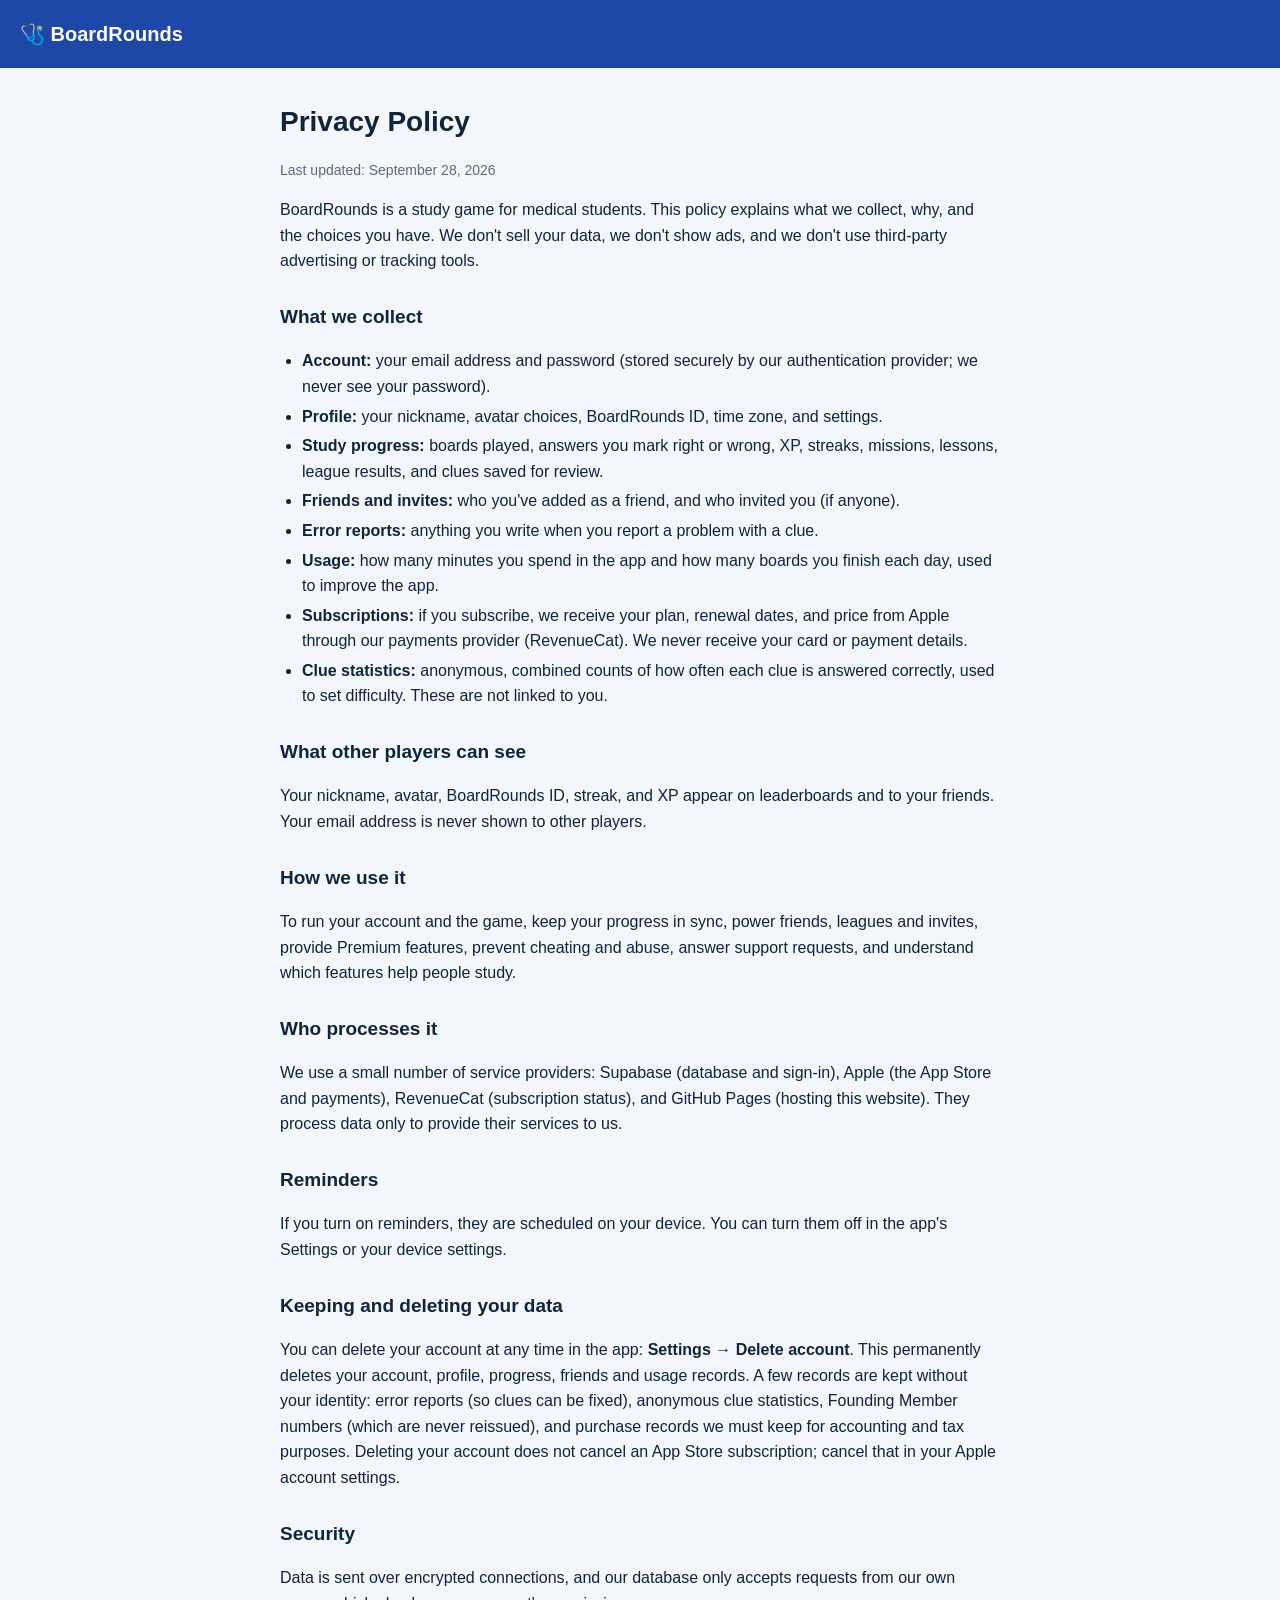
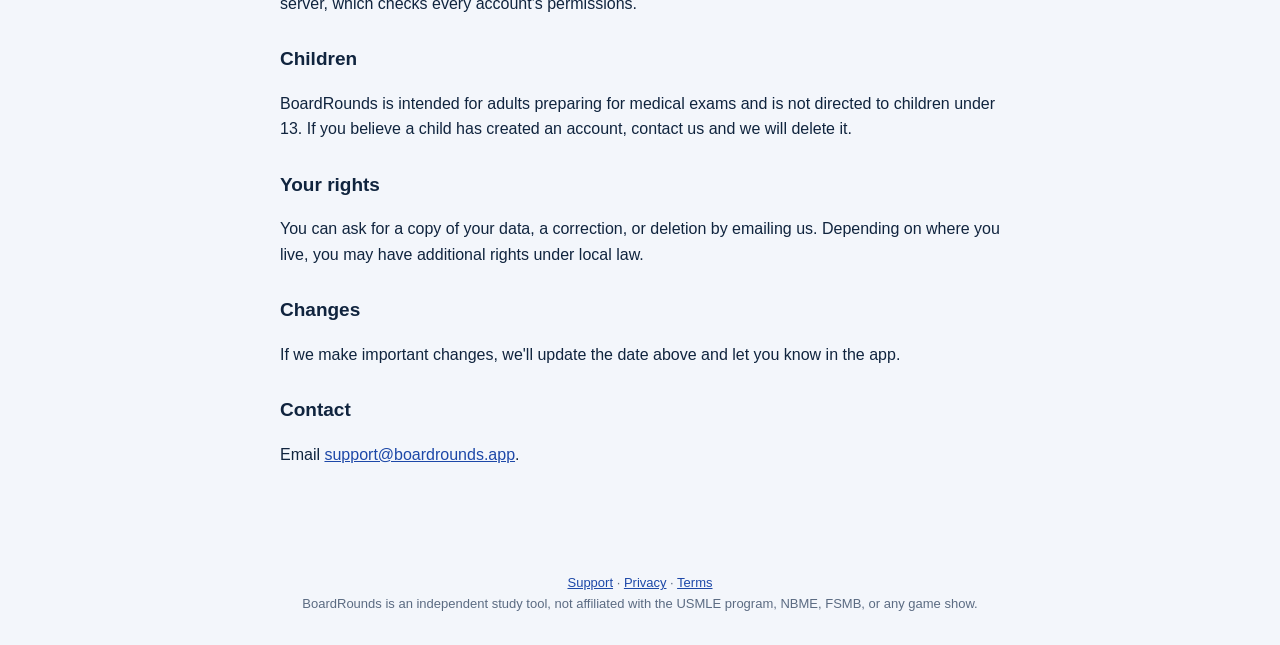
<file: privacy/index.html>
<!doctype html><html lang="en"><head><meta charset="utf-8"><meta name="viewport" content="width=device-width,initial-scale=1"><title>Privacy Policy · BoardRounds</title>
<link rel="stylesheet" href="/style.css"><link rel="icon" href="data:image/svg+xml,<svg xmlns=%22http://www.w3.org/2000/svg%22 viewBox=%220 0 100 100%22><text y=%22.9em%22 font-size=%2290%22>🩺</text></svg>"></head>
<body><header><a href="/">🩺 BoardRounds</a></header><main>
<h1>Privacy Policy</h1><p class="muted">Last updated: September 28, 2026</p>
<p>BoardRounds is a study game for medical students. This policy explains what we collect, why, and the choices you have. We don't sell your data, we don't show ads, and we don't use third-party advertising or tracking tools.</p>
<h2>What we collect</h2>
<ul>
<li><b>Account:</b> your email address and password (stored securely by our authentication provider; we never see your password).</li>
<li><b>Profile:</b> your nickname, avatar choices, BoardRounds ID, time zone, and settings.</li>
<li><b>Study progress:</b> boards played, answers you mark right or wrong, XP, streaks, missions, lessons, league results, and clues saved for review.</li>
<li><b>Friends and invites:</b> who you've added as a friend, and who invited you (if anyone).</li>
<li><b>Error reports:</b> anything you write when you report a problem with a clue.</li>
<li><b>Usage:</b> how many minutes you spend in the app and how many boards you finish each day, used to improve the app.</li>
<li><b>Subscriptions:</b> if you subscribe, we receive your plan, renewal dates, and price from Apple through our payments provider (RevenueCat). We never receive your card or payment details.</li>
<li><b>Clue statistics:</b> anonymous, combined counts of how often each clue is answered correctly, used to set difficulty. These are not linked to you.</li>
</ul>
<h2>What other players can see</h2>
<p>Your nickname, avatar, BoardRounds ID, streak, and XP appear on leaderboards and to your friends. Your email address is never shown to other players.</p>
<h2>How we use it</h2>
<p>To run your account and the game, keep your progress in sync, power friends, leagues and invites, provide Premium features, prevent cheating and abuse, answer support requests, and understand which features help people study.</p>
<h2>Who processes it</h2>
<p>We use a small number of service providers: Supabase (database and sign-in), Apple (the App Store and payments), RevenueCat (subscription status), and GitHub Pages (hosting this website). They process data only to provide their services to us.</p>
<h2>Reminders</h2>
<p>If you turn on reminders, they are scheduled on your device. You can turn them off in the app's Settings or your device settings.</p>
<h2>Keeping and deleting your data</h2>
<p>You can delete your account at any time in the app: <b>Settings → Delete account</b>. This permanently deletes your account, profile, progress, friends and usage records. A few records are kept without your identity: error reports (so clues can be fixed), anonymous clue statistics, Founding Member numbers (which are never reissued), and purchase records we must keep for accounting and tax purposes. Deleting your account does not cancel an App Store subscription; cancel that in your Apple account settings.</p>
<h2>Security</h2>
<p>Data is sent over encrypted connections, and our database only accepts requests from our own server, which checks every account's permissions.</p>
<h2>Children</h2>
<p>BoardRounds is intended for adults preparing for medical exams and is not directed to children under 13. If you believe a child has created an account, contact us and we will delete it.</p>
<h2>Your rights</h2>
<p>You can ask for a copy of your data, a correction, or deletion by emailing us. Depending on where you live, you may have additional rights under local law.</p>
<h2>Changes</h2>
<p>If we make important changes, we'll update the date above and let you know in the app.</p>
<h2>Contact</h2>
<p>Email <a href="mailto:support@boardrounds.app">support@boardrounds.app</a>.</p>
</main><footer><a href="/support/">Support</a> · <a href="/privacy/">Privacy</a> · <a href="/terms/">Terms</a><br>BoardRounds is an independent study tool, not affiliated with the USMLE program, NBME, FSMB, or any game show.</footer></body></html>
</file>
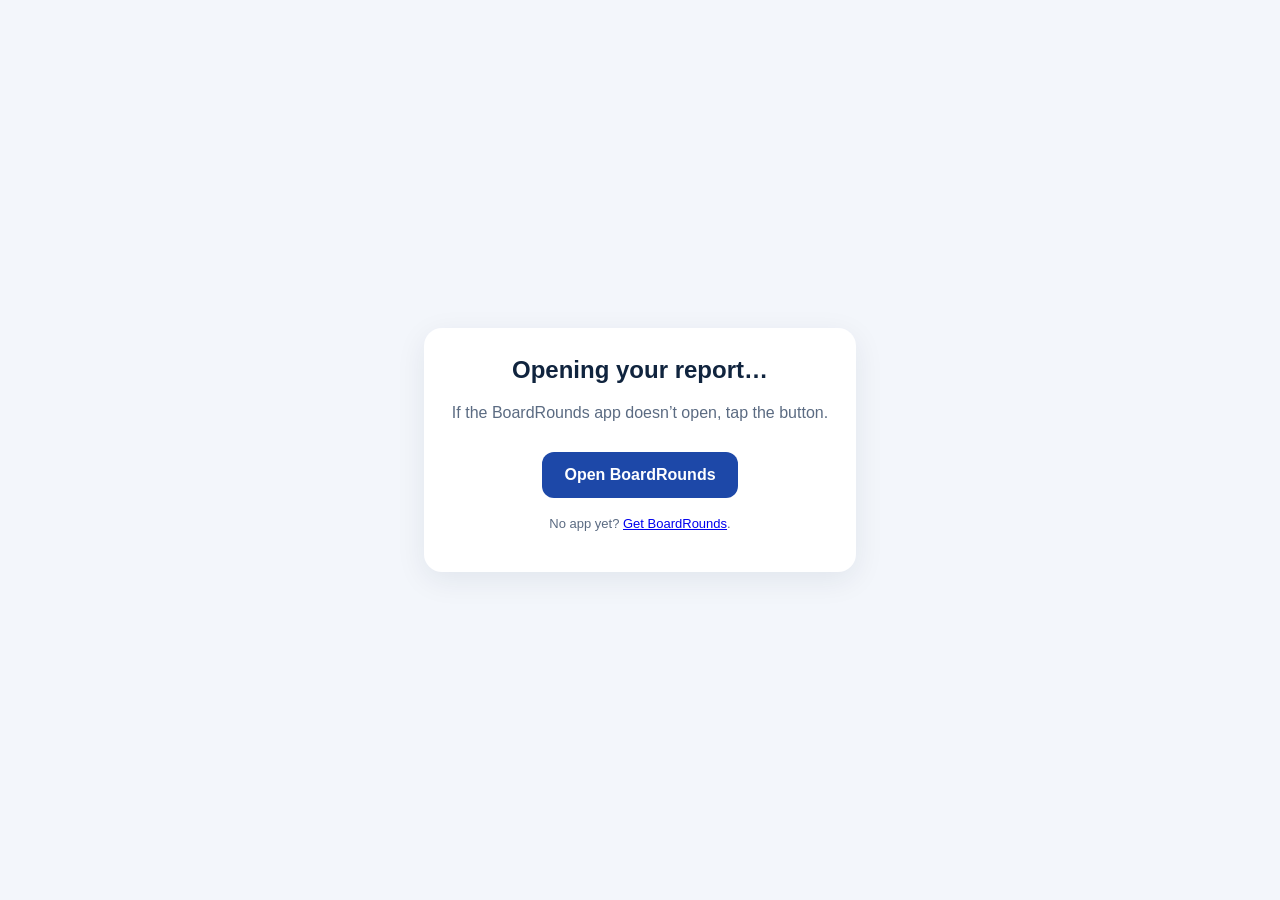
<file: report/index.html>
<!doctype html><html lang="en"><head><meta charset="utf-8"><meta name="viewport" content="width=device-width,initial-scale=1"><title>Opening your BoardRounds report</title>
<style>body{margin:0;font-family:-apple-system,Segoe UI,Roboto,sans-serif;background:#F3F6FB;color:#10243E;display:flex;min-height:100vh;align-items:center;justify-content:center}.c{background:#fff;border-radius:18px;padding:28px;max-width:420px;margin:16px;text-align:center;box-shadow:0 8px 30px rgba(16,36,62,.08)}a.b{display:inline-block;background:#1D48A8;color:#fff;text-decoration:none;font-weight:800;padding:14px 22px;border-radius:12px;margin-top:14px}p{color:#5B6B82}</style></head>
<body><div class="c"><h2 style="margin-top:0">Opening your report&hellip;</h2><p id="m">If the BoardRounds app doesn&rsquo;t open, tap the button.</p><a class="b" id="o" href="#">Open BoardRounds</a><p style="font-size:13px;margin-top:18px">No app yet? <a href="https://boardrounds.app/">Get BoardRounds</a>.</p></div>
<script>var k=(new URLSearchParams(location.search).get('k')||'weekly').replace(/[^a-z]/g,'');var u='boardrounds://report/'+k;document.getElementById('o').href=u;setTimeout(function(){location.href=u},300);</script></body></html>
</file>
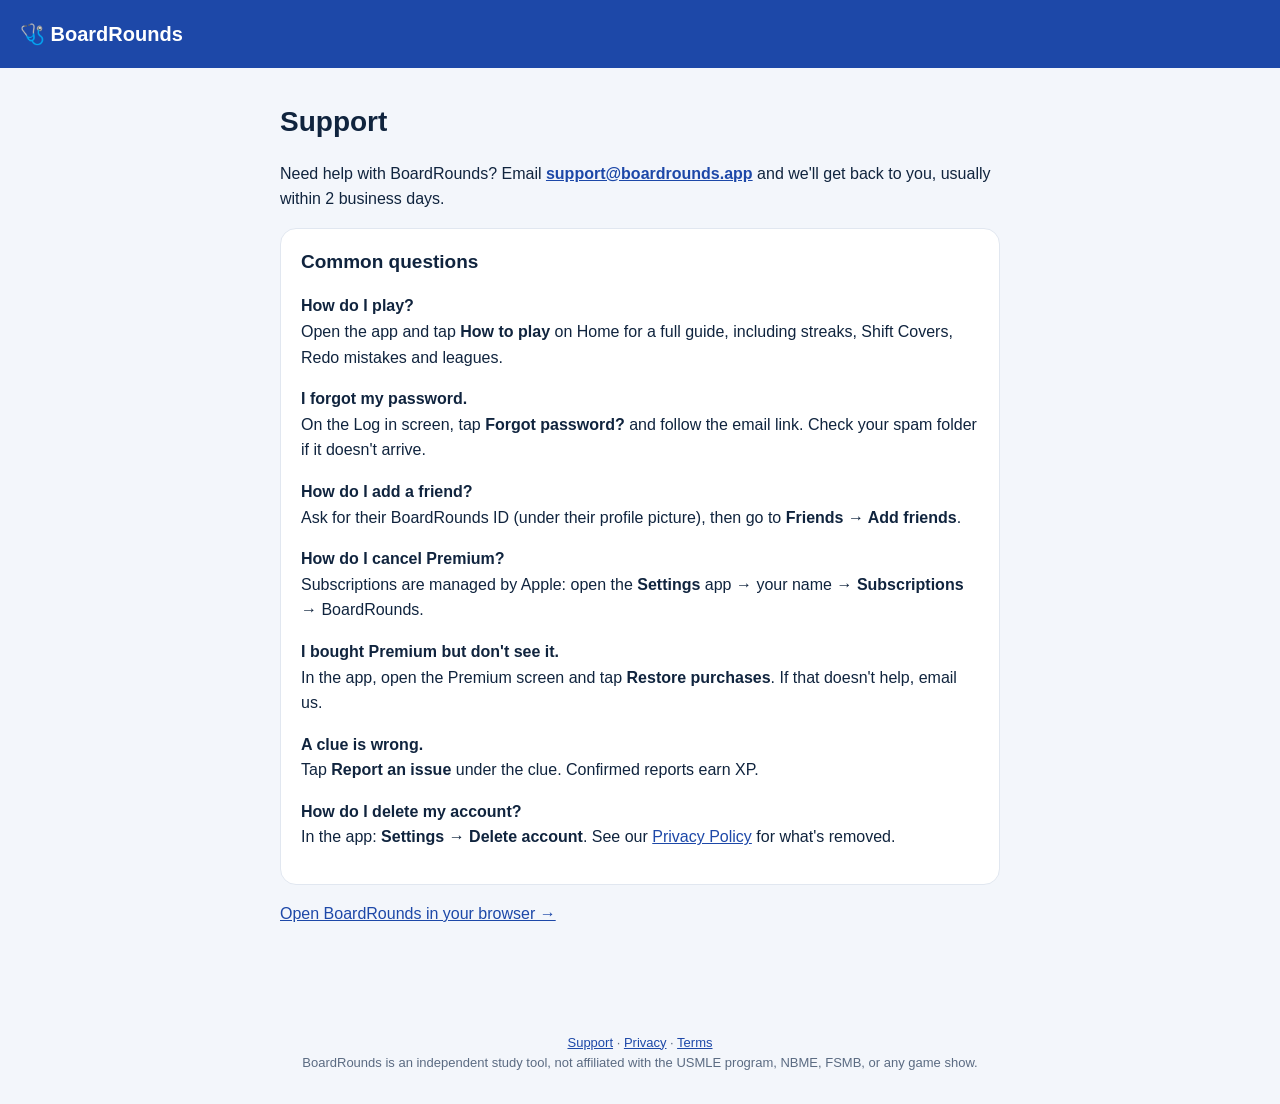
<file: support/index.html>
<!doctype html><html lang="en"><head><meta charset="utf-8"><meta name="viewport" content="width=device-width,initial-scale=1"><title>Support · BoardRounds</title>
<link rel="stylesheet" href="/style.css"><link rel="icon" href="data:image/svg+xml,<svg xmlns=%22http://www.w3.org/2000/svg%22 viewBox=%220 0 100 100%22><text y=%22.9em%22 font-size=%2290%22>🩺</text></svg>"></head>
<body><header><a href="/">🩺 BoardRounds</a></header><main>
<h1>Support</h1><p>Need help with BoardRounds? Email <a href="mailto:support@boardrounds.app"><b>support@boardrounds.app</b></a> and we'll get back to you, usually within 2 business days.</p>
<div class="card"><h2 style="margin-top:0">Common questions</h2>
<p><b>How do I play?</b><br>Open the app and tap <b>How to play</b> on Home for a full guide, including streaks, Shift Covers, Redo mistakes and leagues.</p>
<p><b>I forgot my password.</b><br>On the Log in screen, tap <b>Forgot password?</b> and follow the email link. Check your spam folder if it doesn't arrive.</p>
<p><b>How do I add a friend?</b><br>Ask for their BoardRounds ID (under their profile picture), then go to <b>Friends → Add friends</b>.</p>
<p><b>How do I cancel Premium?</b><br>Subscriptions are managed by Apple: open the <b>Settings</b> app → your name → <b>Subscriptions</b> → BoardRounds.</p>
<p><b>I bought Premium but don't see it.</b><br>In the app, open the Premium screen and tap <b>Restore purchases</b>. If that doesn't help, email us.</p>
<p><b>A clue is wrong.</b><br>Tap <b>Report an issue</b> under the clue. Confirmed reports earn XP.</p>
<p><b>How do I delete my account?</b><br>In the app: <b>Settings → Delete account</b>. See our <a href="/privacy/">Privacy Policy</a> for what's removed.</p></div>
<p><a href="/">Open BoardRounds in your browser →</a></p>
</main><footer><a href="/support/">Support</a> · <a href="/privacy/">Privacy</a> · <a href="/terms/">Terms</a><br>BoardRounds is an independent study tool, not affiliated with the USMLE program, NBME, FSMB, or any game show.</footer></body></html>
</file>
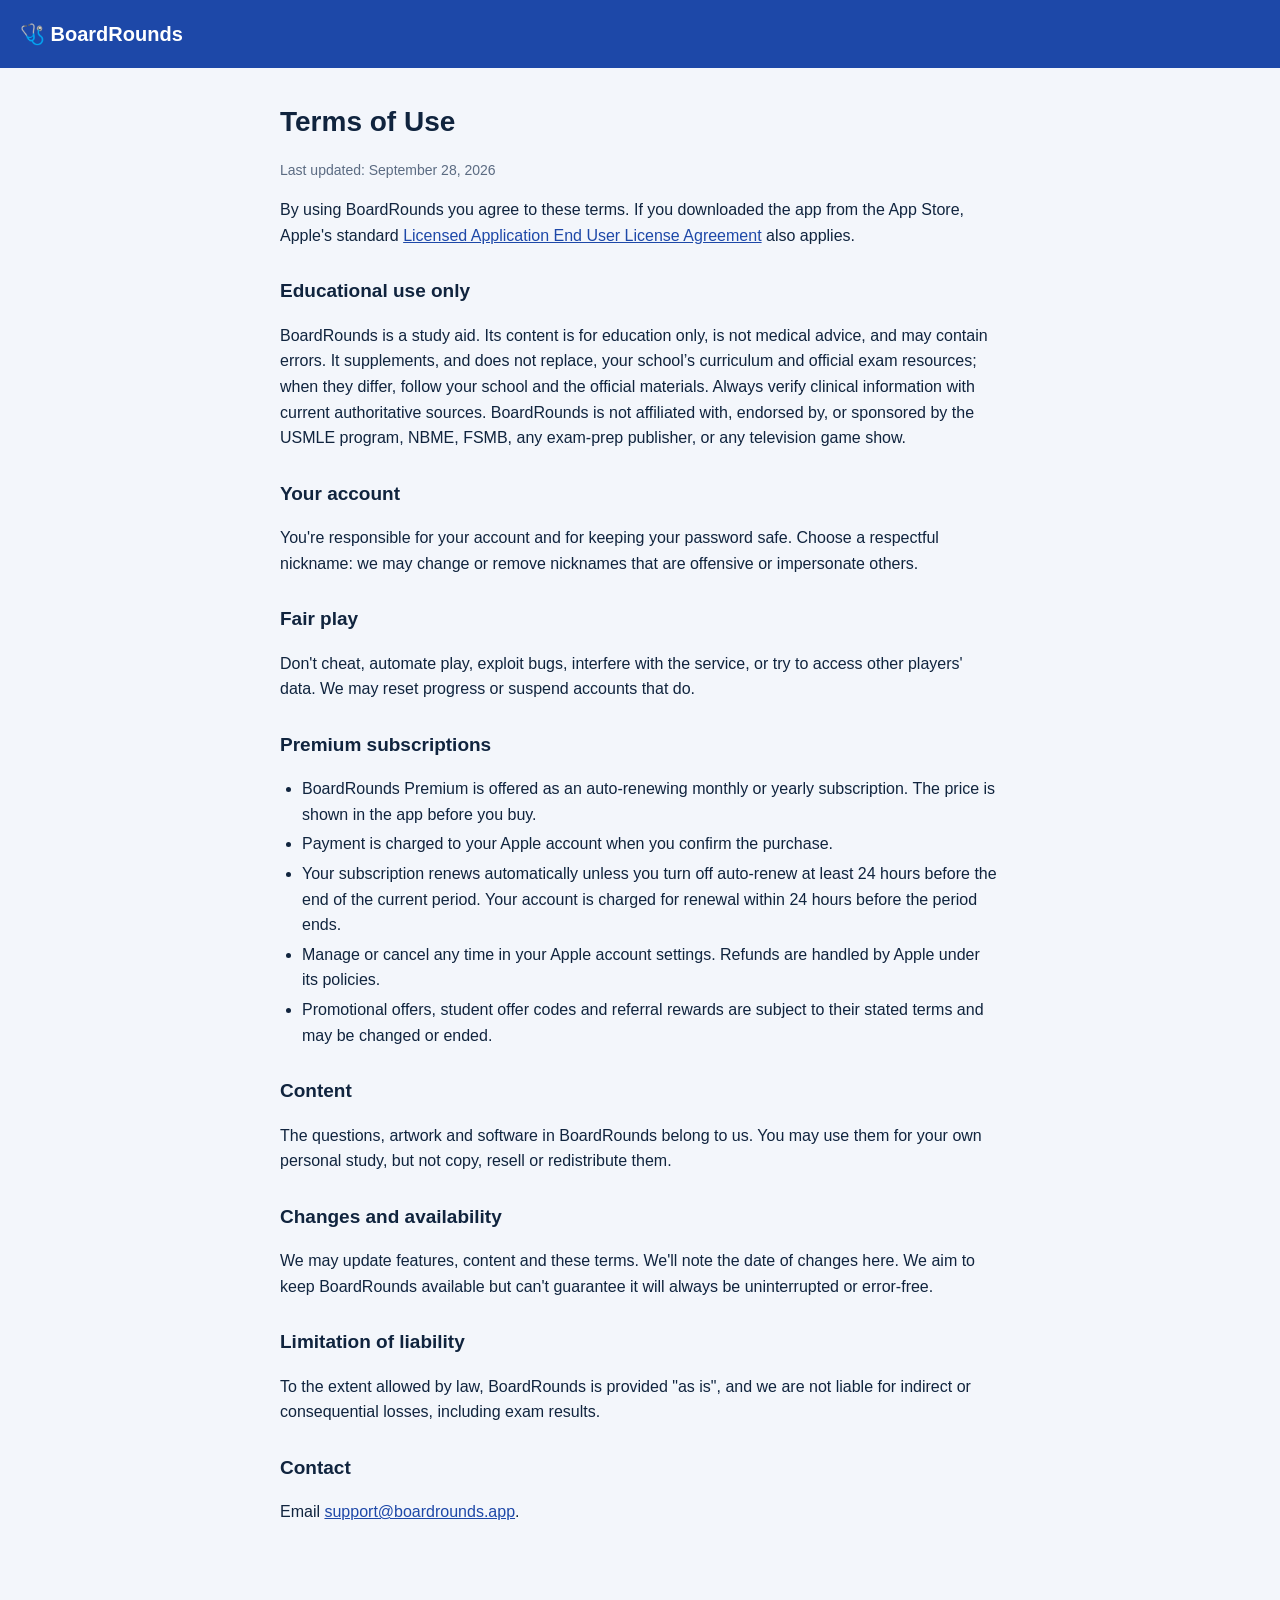
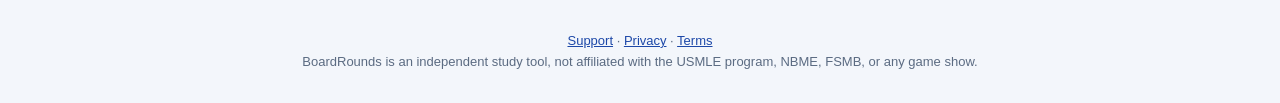
<file: terms/index.html>
<!doctype html><html lang="en"><head><meta charset="utf-8"><meta name="viewport" content="width=device-width,initial-scale=1"><title>Terms of Use · BoardRounds</title>
<link rel="stylesheet" href="/style.css"><link rel="icon" href="data:image/svg+xml,<svg xmlns=%22http://www.w3.org/2000/svg%22 viewBox=%220 0 100 100%22><text y=%22.9em%22 font-size=%2290%22>🩺</text></svg>"></head>
<body><header><a href="/">🩺 BoardRounds</a></header><main>
<h1>Terms of Use</h1><p class="muted">Last updated: September 28, 2026</p>
<p>By using BoardRounds you agree to these terms. If you downloaded the app from the App Store, Apple's standard <a href="https://www.apple.com/legal/internet-services/itunes/dev/stdeula/">Licensed Application End User License Agreement</a> also applies.</p>
<h2>Educational use only</h2>
<p>BoardRounds is a study aid. Its content is for education only, is not medical advice, and may contain errors. It supplements, and does not replace, your school’s curriculum and official exam resources; when they differ, follow your school and the official materials. Always verify clinical information with current authoritative sources. BoardRounds is not affiliated with, endorsed by, or sponsored by the USMLE program, NBME, FSMB, any exam-prep publisher, or any television game show.</p>
<h2>Your account</h2>
<p>You're responsible for your account and for keeping your password safe. Choose a respectful nickname: we may change or remove nicknames that are offensive or impersonate others.</p>
<h2>Fair play</h2>
<p>Don't cheat, automate play, exploit bugs, interfere with the service, or try to access other players' data. We may reset progress or suspend accounts that do.</p>
<h2>Premium subscriptions</h2>
<ul>
<li>BoardRounds Premium is offered as an auto-renewing monthly or yearly subscription. The price is shown in the app before you buy.</li>
<li>Payment is charged to your Apple account when you confirm the purchase.</li>
<li>Your subscription renews automatically unless you turn off auto-renew at least 24 hours before the end of the current period. Your account is charged for renewal within 24 hours before the period ends.</li>
<li>Manage or cancel any time in your Apple account settings. Refunds are handled by Apple under its policies.</li>
<li>Promotional offers, student offer codes and referral rewards are subject to their stated terms and may be changed or ended.</li>
</ul>
<h2>Content</h2>
<p>The questions, artwork and software in BoardRounds belong to us. You may use them for your own personal study, but not copy, resell or redistribute them.</p>
<h2>Changes and availability</h2>
<p>We may update features, content and these terms. We'll note the date of changes here. We aim to keep BoardRounds available but can't guarantee it will always be uninterrupted or error-free.</p>
<h2>Limitation of liability</h2>
<p>To the extent allowed by law, BoardRounds is provided "as is", and we are not liable for indirect or consequential losses, including exam results.</p>
<h2>Contact</h2>
<p>Email <a href="mailto:support@boardrounds.app">support@boardrounds.app</a>.</p>
</main><footer><a href="/support/">Support</a> · <a href="/privacy/">Privacy</a> · <a href="/terms/">Terms</a><br>BoardRounds is an independent study tool, not affiliated with the USMLE program, NBME, FSMB, or any game show.</footer></body></html>
</file>
<file: style.css>
:root{--ink:#10243E;--soft:#5B6B82;--board:#1D48A8;--bg:#F3F6FB;--line:#E1E7F0;color-scheme:light}
*{box-sizing:border-box}body{margin:0;background:var(--bg);color:var(--ink);font:16px/1.6 -apple-system,BlinkMacSystemFont,"Segoe UI",Roboto,Helvetica,Arial,sans-serif}
header{background:var(--board);color:#fff;padding:18px 20px}header a{color:#fff;text-decoration:none;font-weight:800;font-size:20px}
main{max-width:760px;margin:0 auto;padding:24px 20px 60px}h1{font-size:28px;margin:8px 0 4px}h2{font-size:19px;margin:28px 0 6px}
.muted{color:var(--soft);font-size:14px}.card{background:#fff;border:1px solid var(--line);border-radius:16px;padding:18px 20px;margin:16px 0}
a{color:var(--board)}ul{padding-left:22px}li{margin:4px 0}footer{text-align:center;color:var(--soft);font-size:13px;padding:30px 20px}
</file>
